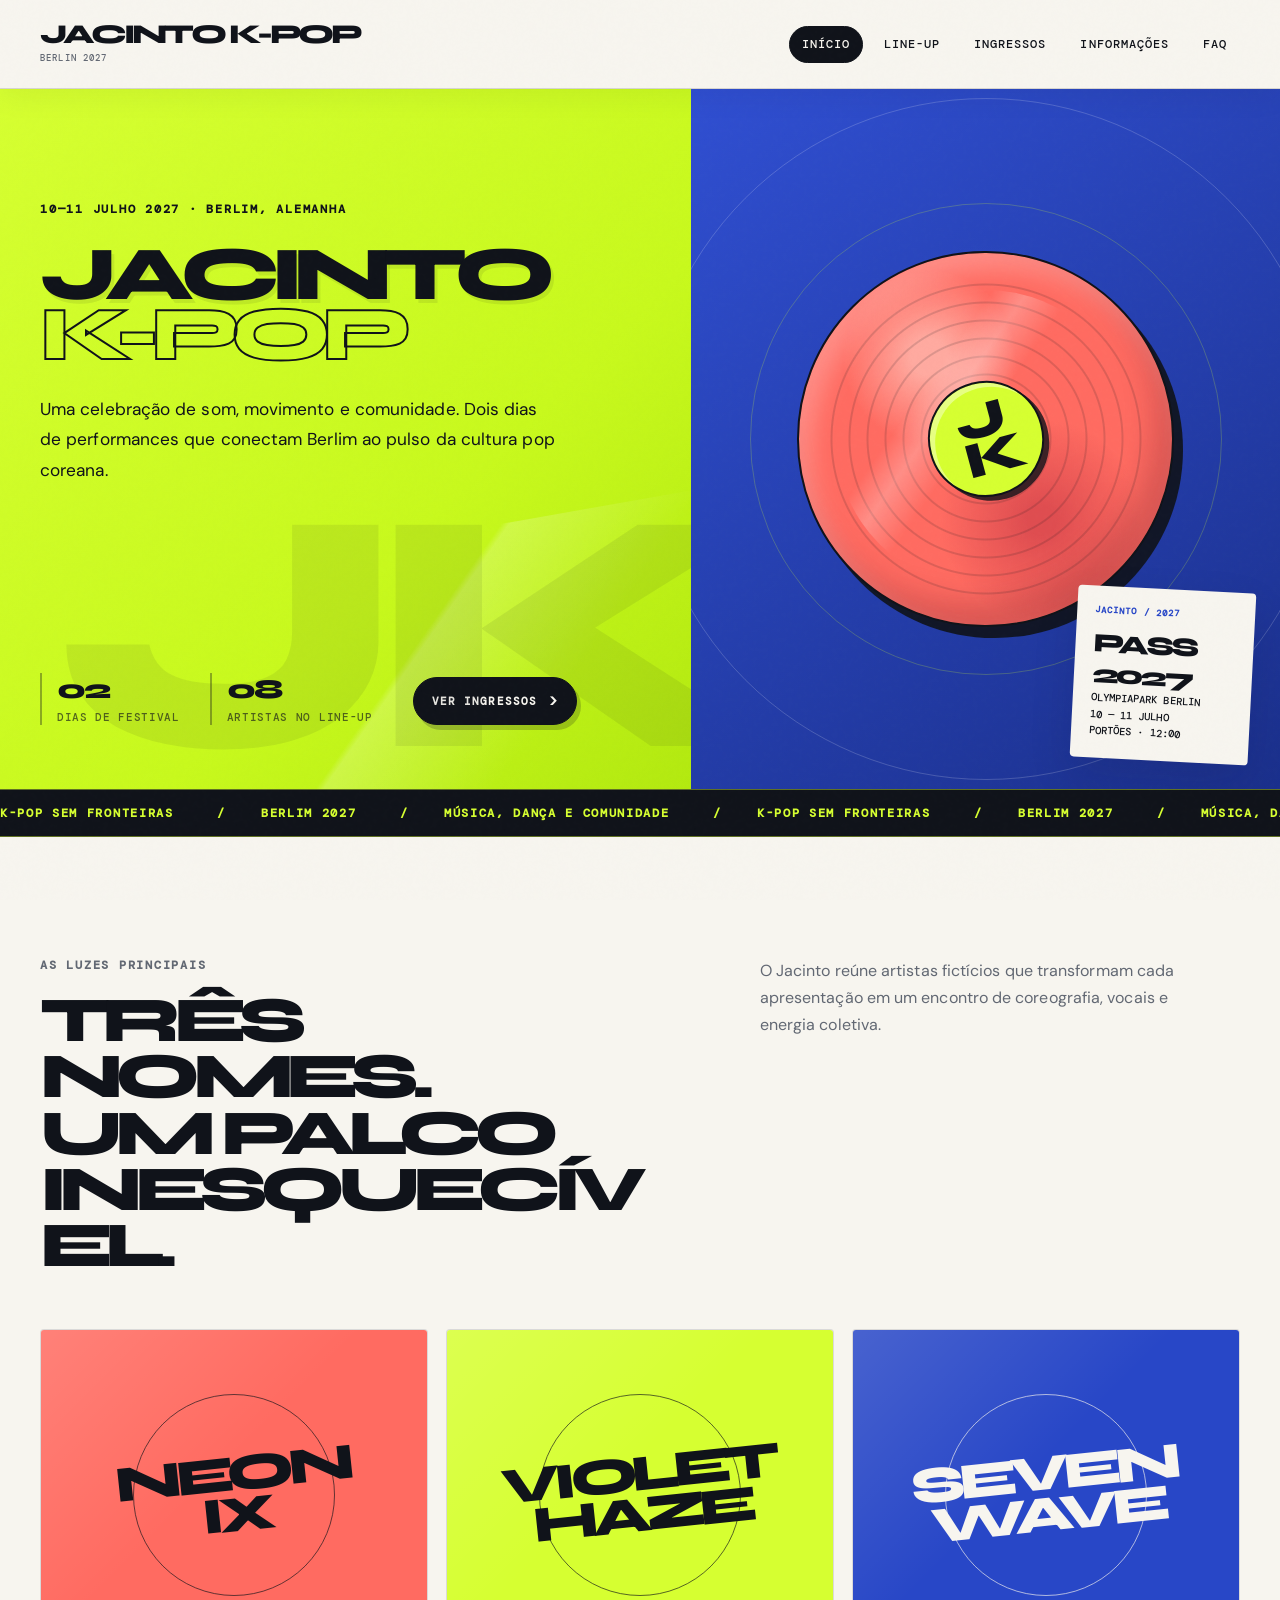
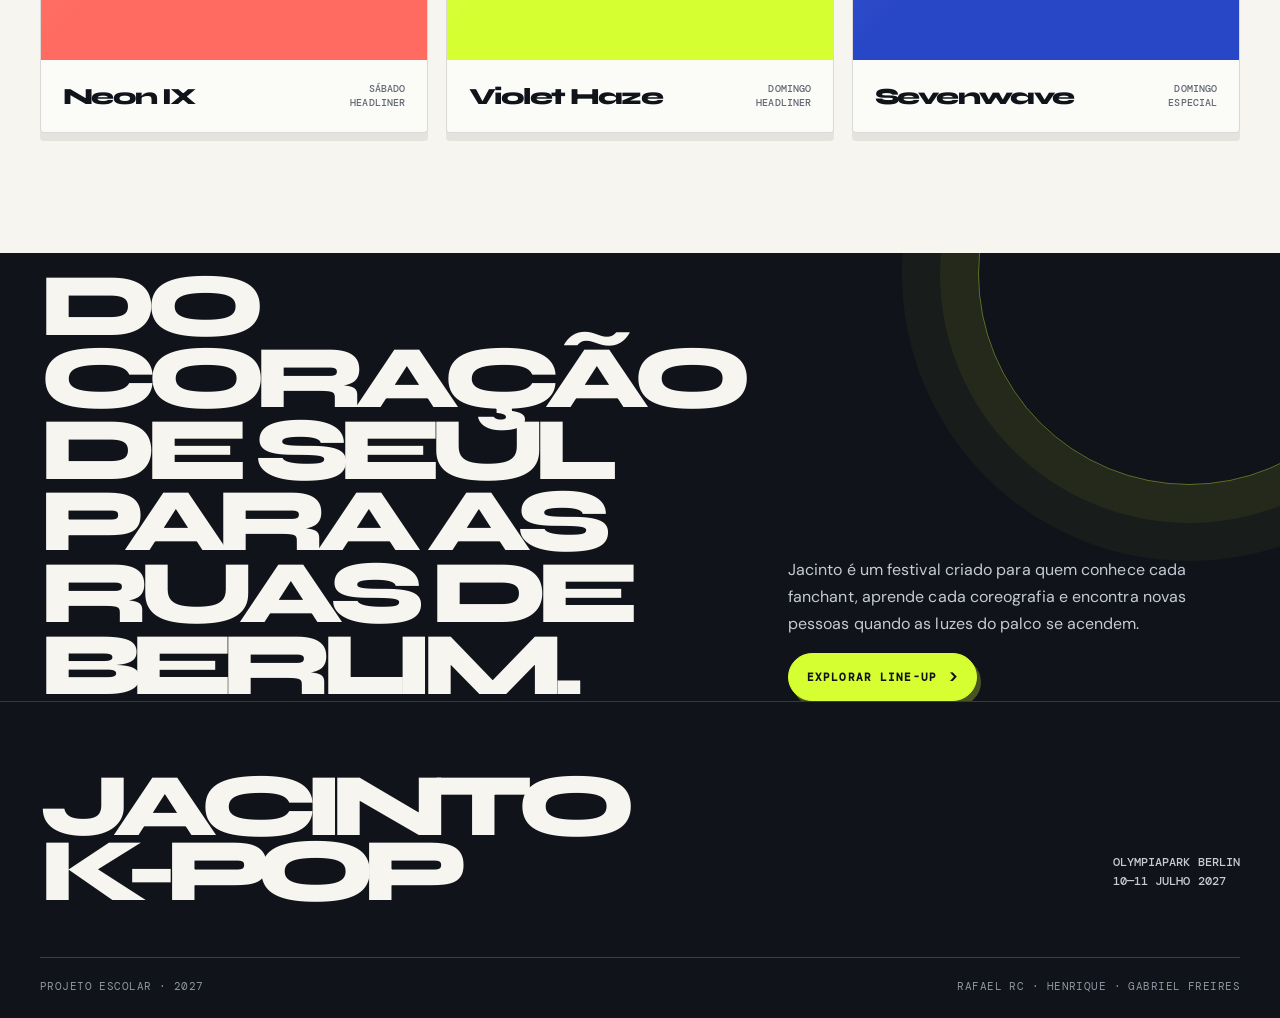
<file: index.html>
<!doctype html>
<html lang="pt-BR">

<head>
    <meta charset="utf-8">
    <meta name="viewport" content="width=device-width,initial-scale=1">
    <meta name="description" content="Jacinto K-Pop, festival fictício de K-pop em Berlim.">
    <title>Início | Jacinto K-Pop</title>
    <link rel="stylesheet" href="style.css">
</head>

<body>
    <header class="site-header">
        <div class="container header-inner"><a class="brand" href="index.html">Jacinto K-Pop<small>Berlin
                    2027</small></a>
            <nav class="nav" aria-label="Menu principal"><a class="active" href="index.html">Início</a><a
                    href="lineup.html">Line-up</a><a href="ingressos.html">Ingressos</a><a
                    href="informacoes.html">Informações</a><a href="faq.html">FAQ</a></nav>
        </div>
    </header>
    <main>
        <section class="hero">
            <div class="hero-copy">
                <div>
                    <p class="eyebrow">10—11 Julho 2027 · Berlim, Alemanha</p>
                    <h1 class="hero-title">Jacinto<br><span class="outline">K-Pop</span></h1>
                    <p class="hero-description">Uma celebração de som, movimento e comunidade. Dois dias de performances
                        que conectam Berlim ao pulso da cultura pop coreana.</p>
                </div>
                <div class="hero-meta">
                    <div><strong>02</strong><span class="micro">Dias de festival</span></div>
                    <div><strong>08</strong><span class="micro">Artistas no line-up</span></div><a class="button"
                        href="ingressos.html">Ver ingressos</a>
                </div>
            </div>
            <div class="hero-visual">
                <div class="hero-orbit"><span>J<br>K</span></div>
                <div class="hero-ticket"><b>Pass 2027</b>Olympiapark Berlin<br>10 — 11 Julho<br>Portões · 12:00</div>
            </div>
        </section>
        <div class="ticker">
            <div class="ticker-track"><span>K-pop sem fronteiras</span><span>Berlim 2027</span><span>Música, dança e
                    comunidade</span><span>K-pop sem fronteiras</span><span>Berlim 2027</span><span>Música, dança e
                    comunidade</span></div>
        </div>
        <section class="section container reveal">
            <div class="section-head">
                <div>
                    <p class="eyebrow">As luzes principais</p>
                    <h2 class="section-title">Três nomes.<br>Um palco inesquecível.</h2>
                </div>
                <p class="section-copy">O Jacinto reúne artistas fictícios que transformam cada apresentação em um
                    encontro de coreografia, vocais e energia coletiva.</p>
            </div>
            <div class="artist-grid">
                <article class="artist-card">
                    <div class="artist-poster pink"><strong>NEON<br>IX</strong></div>
                    <div class="artist-info">
                        <h3>Neon IX</h3><span>Sábado<br>Headliner</span>
                    </div>
                </article>
                <article class="artist-card">
                    <div class="artist-poster lime"><strong>VIOLET<br>HAZE</strong></div>
                    <div class="artist-info">
                        <h3>Violet Haze</h3><span>Domingo<br>Headliner</span>
                    </div>
                </article>
                <article class="artist-card">
                    <div class="artist-poster blue"><strong>SEVEN<br>WAVE</strong></div>
                    <div class="artist-info">
                        <h3>Sevenwave</h3><span>Domingo<br>Especial</span>
                    </div>
                </article>
            </div>
        </section>
        <section class="dark-section">
            <div class="container statement reveal">
                <h2>Do coração de Seul para as ruas de Berlim.</h2>
                <div>
                    <p>Jacinto é um festival criado para quem conhece cada fanchant, aprende cada coreografia e encontra
                        novas pessoas quando as luzes do palco se acendem.</p><a class="button"
                        href="lineup.html">Explorar line-up</a>
                </div>
            </div>
        </section>
    </main>
    <footer class="site-footer">
        <div class="container">
            <div class="footer-top">
                <div class="footer-name">Jacinto<br>K-Pop</div>
                <p>Olympiapark Berlin<br>10—11 Julho 2027</p>
            </div>
            <div class="footer-bottom"><span>Projeto escolar · 2027</span><span>Rafael Rc · Henrique · Gabriel
                    Freires</span></div>
        </div>
    </footer>
    <script src="script.js"></script>
</body>

</html>
</file>
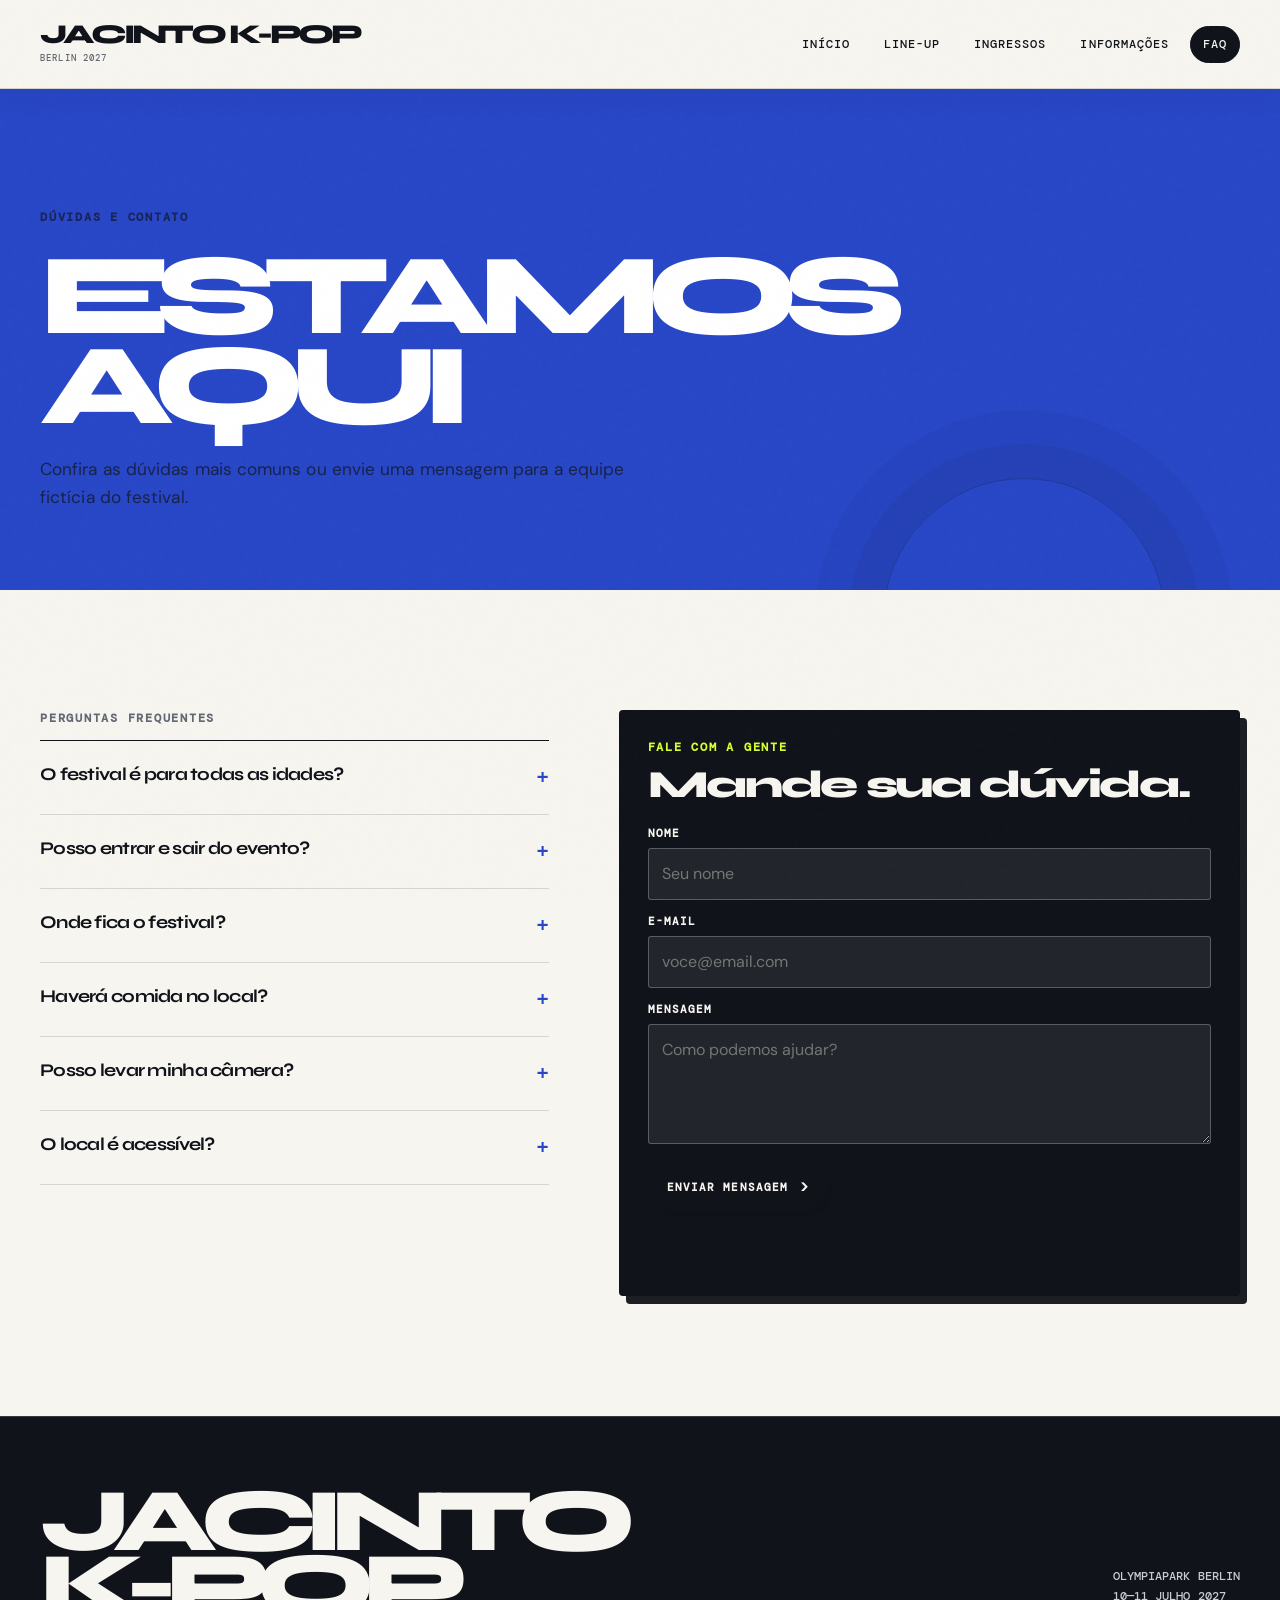
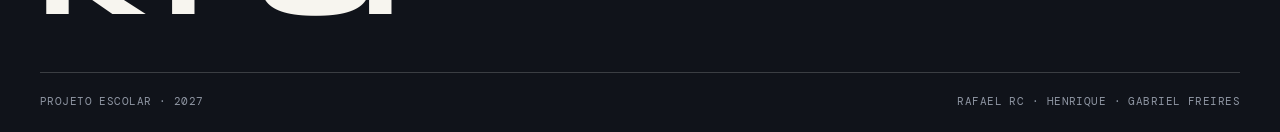
<file: faq.html>
<!doctype html>
<html lang="pt-BR">

<head>
    <meta charset="utf-8">
    <meta name="viewport" content="width=device-width,initial-scale=1">
    <meta name="description" content="Jacinto K-Pop, festival fictício de K-pop em Berlim.">
    <title>FAQ | Jacinto K-Pop</title>
    <link rel="stylesheet" href="style.css">
</head>

<body>
    <header class="site-header">
        <div class="container header-inner"><a class="brand" href="index.html">Jacinto K-Pop<small>Berlin
                    2027</small></a>
            <nav class="nav" aria-label="Menu principal"><a href="index.html">Início</a><a
                    href="lineup.html">Line-up</a><a href="ingressos.html">Ingressos</a><a
                    href="informacoes.html">Informações</a><a class="active" href="faq.html">FAQ</a></nav>
        </div>
    </header>
    <main>
        <section class="page-hero blue-bg">
            <div class="container">
                <p class="eyebrow">Dúvidas e contato</p>
                <h1 class="page-title">Estamos<br>aqui</h1>
                <p class="page-lead">Confira as dúvidas mais comuns ou envie uma mensagem para a equipe fictícia do
                    festival.</p>
            </div>
        </section>
        <section class="section container">
            <div class="faq-layout">
                <div class="reveal">
                    <p class="eyebrow">Perguntas frequentes</p>
                    <div class="faq-list">
                        <details>
                            <summary>O festival é para todas as idades?</summary>
                            <p>Sim. Pessoas menores de 16 anos devem entrar acompanhadas por uma pessoa adulta
                                responsável.</p>
                        </details>
                        <details>
                            <summary>Posso entrar e sair do evento?</summary>
                            <p>Não. Depois da validação da pulseira, não será permitida a reentrada no mesmo dia.</p>
                        </details>
                        <details>
                            <summary>Onde fica o festival?</summary>
                            <p>O Jacinto acontece no Olympiapark Berlin, no endereço Olympischer Platz 3, 14053 Berlin.
                            </p>
                        </details>
                        <details>
                            <summary>Haverá comida no local?</summary>
                            <p>Sim. O espaço terá opções vegetarianas, veganas, coreanas e internacionais, além de
                                pontos de água.</p>
                        </details>
                        <details>
                            <summary>Posso levar minha câmera?</summary>
                            <p>Celulares e câmeras compactas são permitidos. Equipamentos profissionais exigem
                                credenciamento.</p>
                        </details>
                        <details>
                            <summary>O local é acessível?</summary>
                            <p>Sim. O local possui acessos sem degraus; um evento real contaria com áreas de atendimento
                                acessível.</p>
                        </details>
                    </div>
                </div>
                <aside class="contact-box reveal">
                    <p class="eyebrow">Fale com a gente</p>
                    <h2>Mande sua dúvida.</h2>
                    <form data-contact-form>
                        <div class="field"><label for="nome">Nome</label><input id="nome" name="nome" required
                                placeholder="Seu nome"></div>
                        <div class="field"><label for="email">E-mail</label><input id="email" name="email" type="email"
                                required placeholder="voce@email.com"></div>
                        <div class="field"><label for="mensagem">Mensagem</label><textarea id="mensagem" name="mensagem"
                                required placeholder="Como podemos ajudar?"></textarea></div><button class="button"
                            type="submit">Enviar mensagem</button>
                        <p class="form-status" aria-live="polite"></p>
                    </form>
                </aside>
            </div>
        </section>
    </main>
    <footer class="site-footer">
        <div class="container">
            <div class="footer-top">
                <div class="footer-name">Jacinto<br>K-Pop</div>
                <p>Olympiapark Berlin<br>10—11 Julho 2027</p>
            </div>
            <div class="footer-bottom"><span>Projeto escolar · 2027</span><span>Rafael Rc · Henrique · Gabriel
                    Freires</span></div>
        </div>
    </footer>
    <script src="script.js"></script>
</body>

</html>
</file>
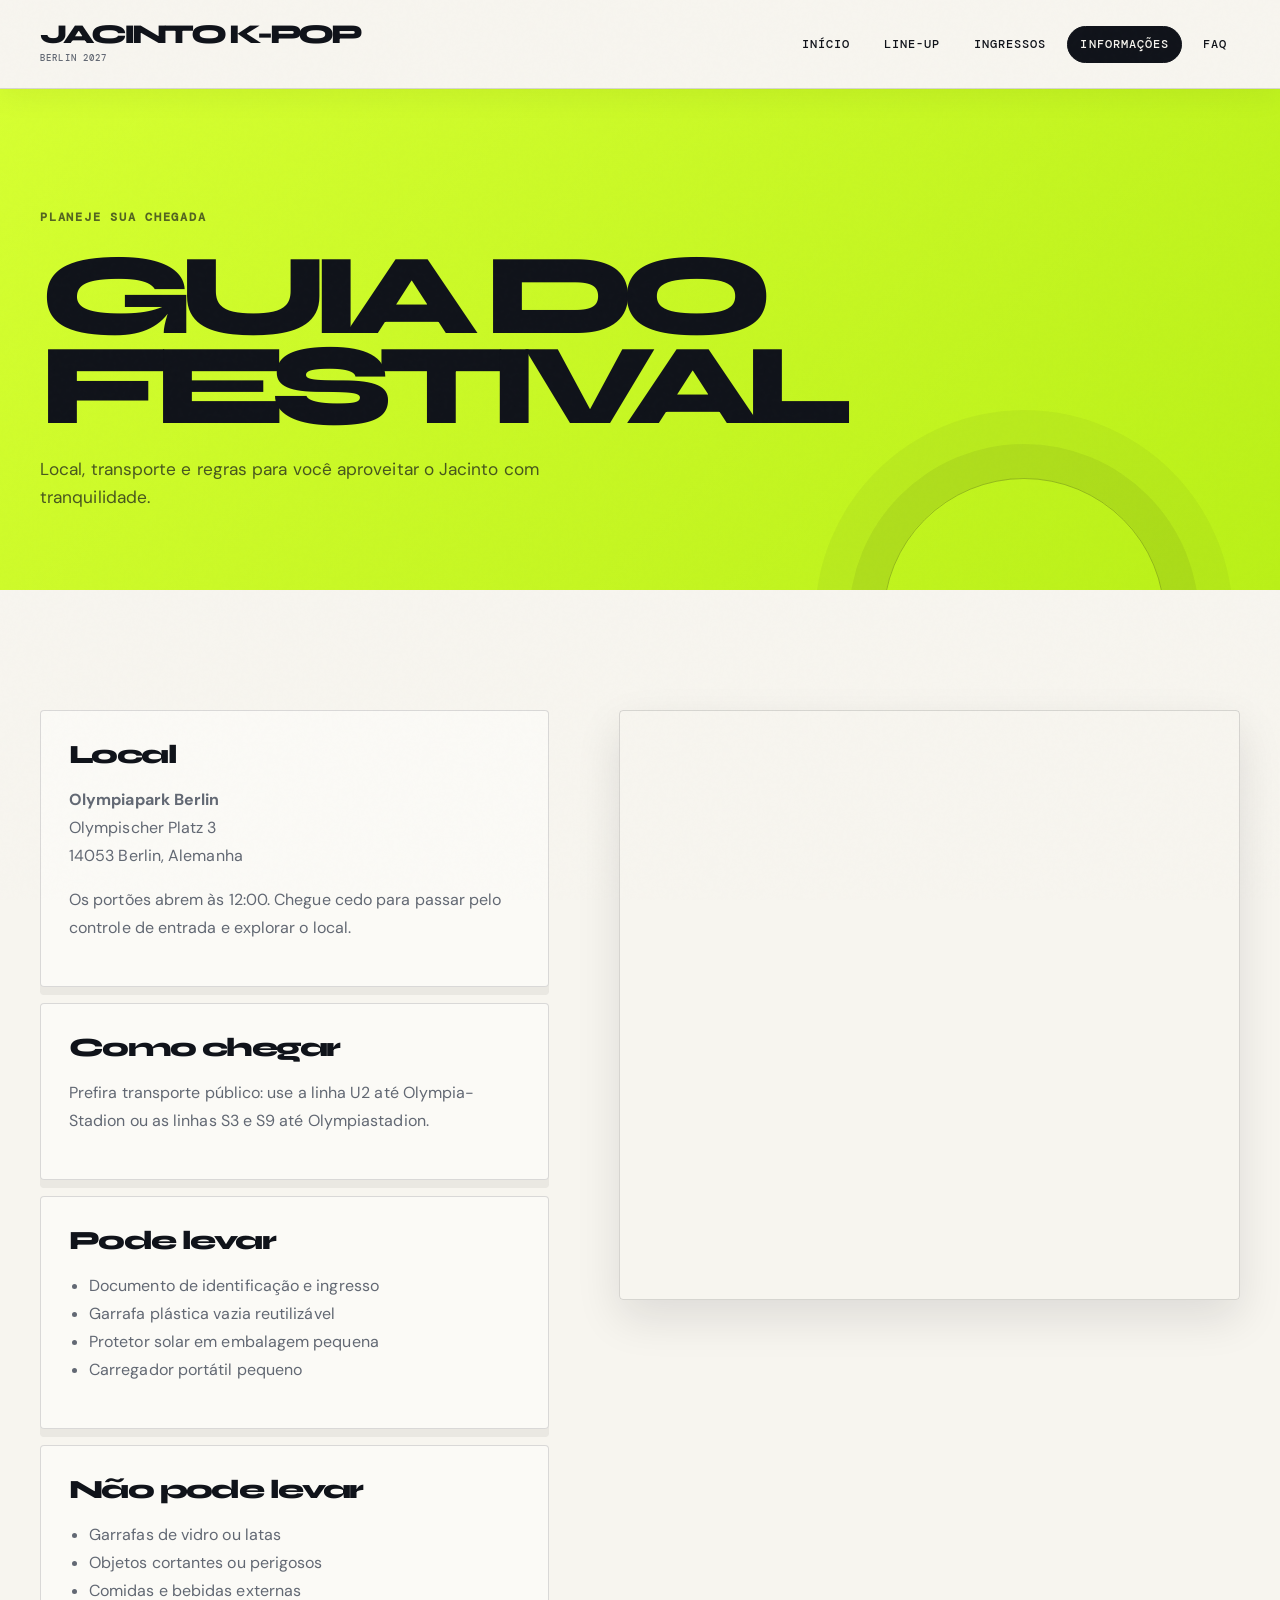
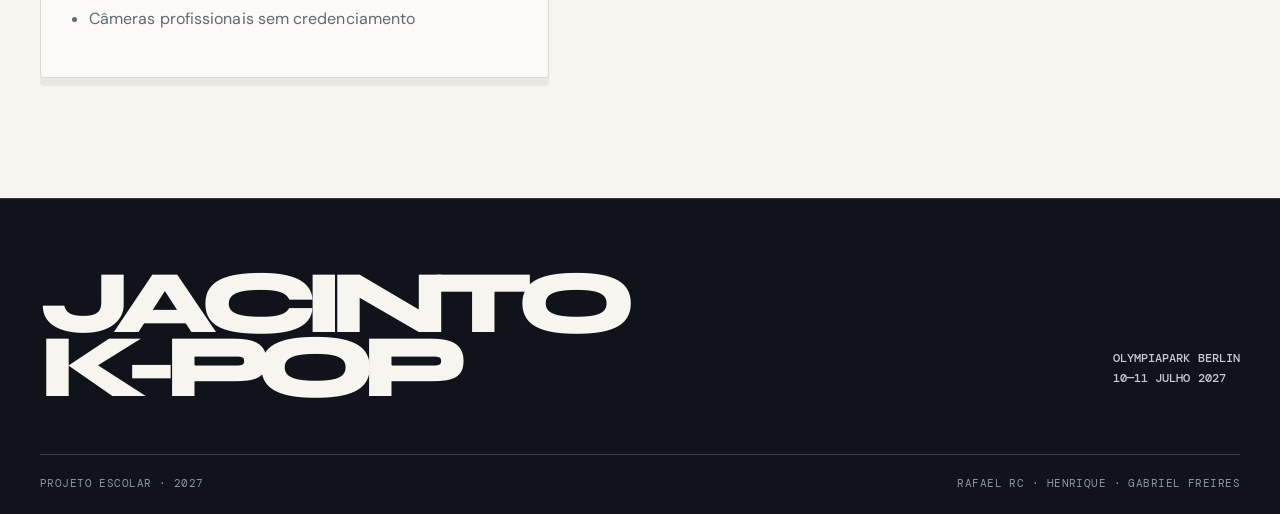
<file: informacoes.html>
<!doctype html>
<html lang="pt-BR">

<head>
    <meta charset="utf-8">
    <meta name="viewport" content="width=device-width,initial-scale=1">
    <meta name="description" content="Jacinto K-Pop, festival fictício de K-pop em Berlim.">
    <title>Informações | Jacinto K-Pop</title>
    <link rel="stylesheet" href="style.css">
</head>

<body>
    <header class="site-header">
        <div class="container header-inner"><a class="brand" href="index.html">Jacinto K-Pop<small>Berlin
                    2027</small></a>
            <nav class="nav" aria-label="Menu principal"><a href="index.html">Início</a><a
                    href="lineup.html">Line-up</a><a href="ingressos.html">Ingressos</a><a class="active"
                    href="informacoes.html">Informações</a><a href="faq.html">FAQ</a></nav>
        </div>
    </header>
    <main>
        <section class="page-hero">
            <div class="container">
                <p class="eyebrow">Planeje sua chegada</p>
                <h1 class="page-title">Guia do<br>festival</h1>
                <p class="page-lead">Local, transporte e regras para você aproveitar o Jacinto com tranquilidade.</p>
            </div>
        </section>
        <section class="section container">
            <div class="info-layout">
                <div class="reveal">
                    <article class="info-block">
                        <h2>Local</h2>
                        <p><strong>Olympiapark Berlin</strong><br>Olympischer Platz 3<br>14053 Berlin, Alemanha</p>
                        <p>Os portões abrem às 12:00. Chegue cedo para passar pelo controle de entrada e explorar o
                            local.</p>
                    </article>
                    <article class="info-block">
                        <h2>Como chegar</h2>
                        <p>Prefira transporte público: use a linha U2 até Olympia-Stadion ou as linhas S3 e S9 até
                            Olympiastadion.</p>
                    </article>
                    <article class="info-block">
                        <h2>Pode levar</h2>
                        <ul>
                            <li>Documento de identificação e ingresso</li>
                            <li>Garrafa plástica vazia reutilizável</li>
                            <li>Protetor solar em embalagem pequena</li>
                            <li>Carregador portátil pequeno</li>
                        </ul>
                    </article>
                    <article class="info-block">
                        <h2>Não pode levar</h2>
                        <ul>
                            <li>Garrafas de vidro ou latas</li>
                            <li>Objetos cortantes ou perigosos</li>
                            <li>Comidas e bebidas externas</li>
                            <li>Câmeras profissionais sem credenciamento</li>
                        </ul>
                    </article>
                </div><iframe class="map reveal" title="Mapa do Olympiapark Berlin" loading="lazy"
                    src="https://www.openstreetmap.org/export/embed.html?bbox=13.235%2C52.512%2C13.255%2C52.522&layer=mapnik&marker=52.517%2C13.245"></iframe>
            </div>
        </section>
    </main>
    <footer class="site-footer">
        <div class="container">
            <div class="footer-top">
                <div class="footer-name">Jacinto<br>K-Pop</div>
                <p>Olympiapark Berlin<br>10—11 Julho 2027</p>
            </div>
            <div class="footer-bottom"><span>Projeto escolar · 2027</span><span>Rafael Rc · Henrique · Gabriel
                    Freires</span></div>
        </div>
    </footer>
    <script src="script.js"></script>
</body>

</html>
</file>
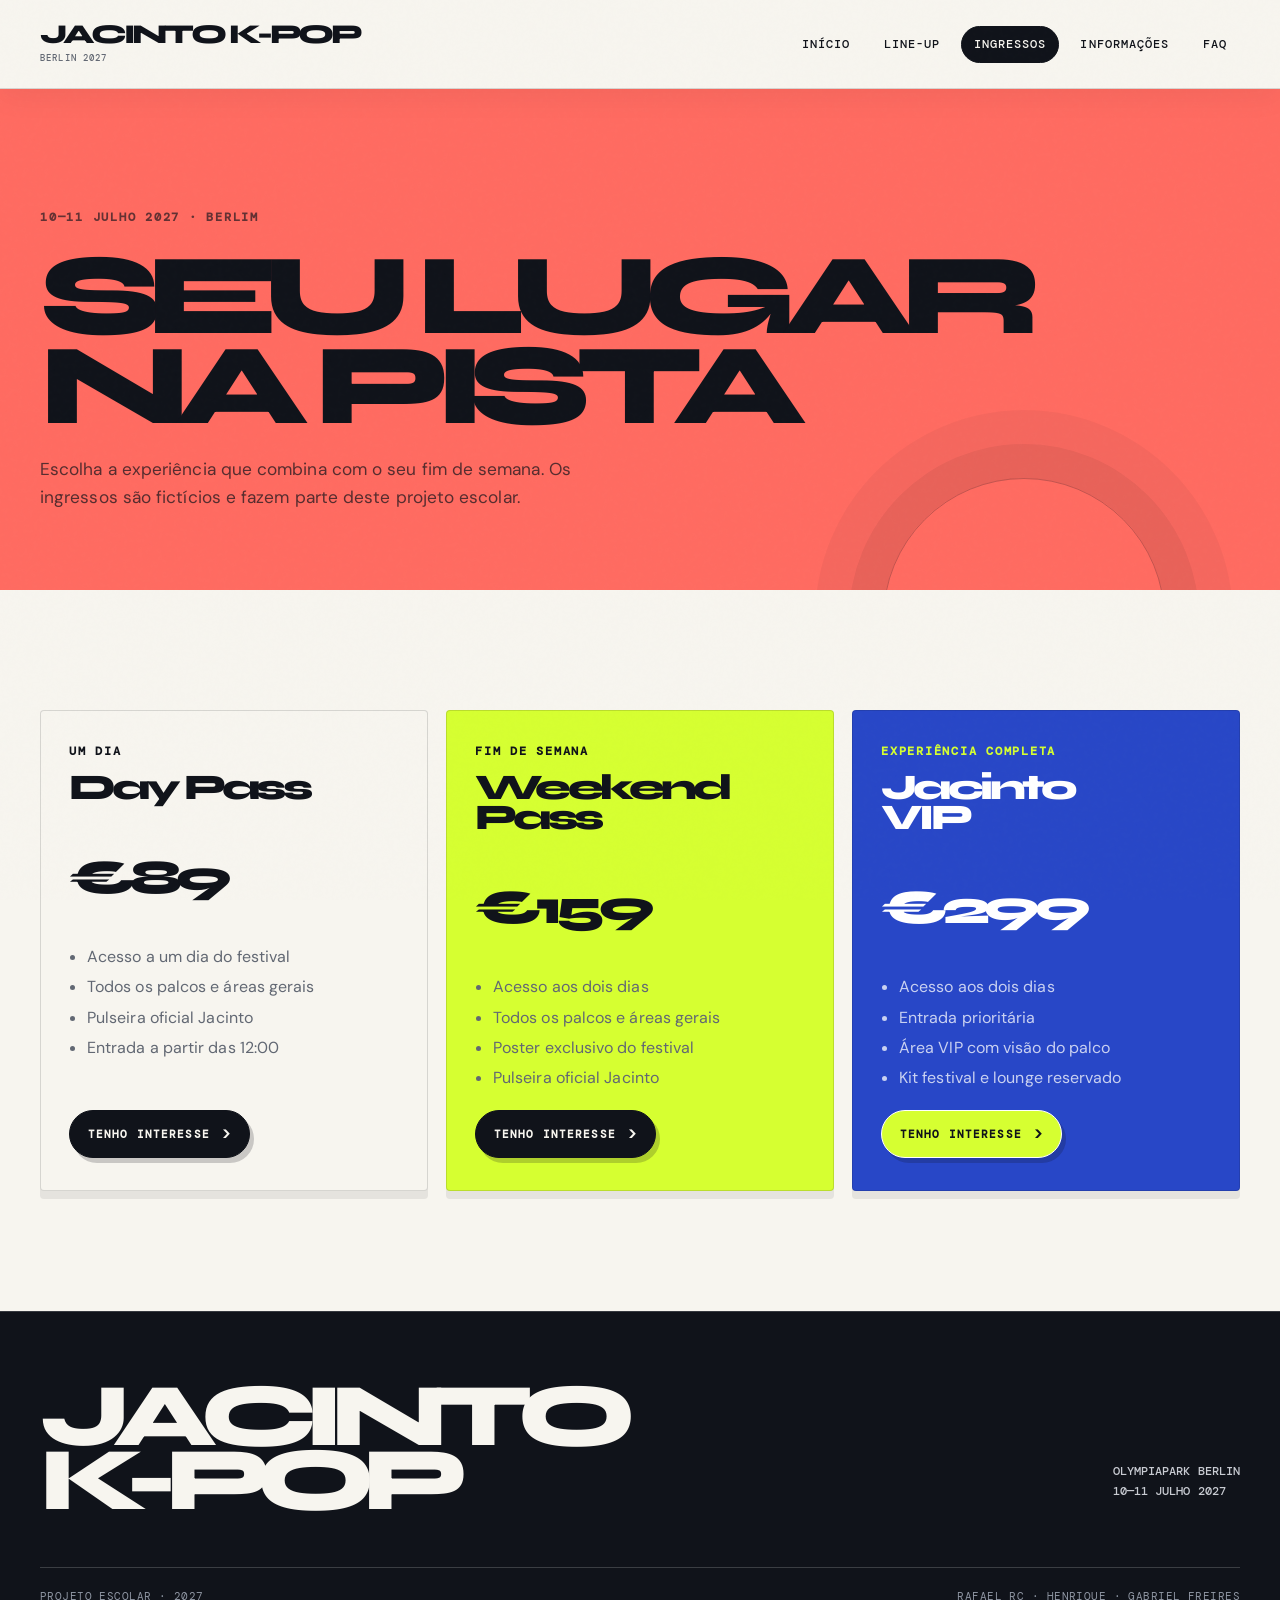
<file: ingressos.html>
<!doctype html>
<html lang="pt-BR">

<head>
    <meta charset="utf-8">
    <meta name="viewport" content="width=device-width,initial-scale=1">
    <meta name="description" content="Jacinto K-Pop, festival fictício de K-pop em Berlim.">
    <title>Ingressos | Jacinto K-Pop</title>
    <link rel="stylesheet" href="style.css">
</head>

<body>
    <header class="site-header">
        <div class="container header-inner"><a class="brand" href="index.html">Jacinto K-Pop<small>Berlin
                    2027</small></a>
            <nav class="nav" aria-label="Menu principal"><a href="index.html">Início</a><a
                    href="lineup.html">Line-up</a><a class="active" href="ingressos.html">Ingressos</a><a
                    href="informacoes.html">Informações</a><a href="faq.html">FAQ</a></nav>
        </div>
    </header>
    <main>
        <section class="page-hero coral-bg">
            <div class="container">
                <p class="eyebrow">10—11 Julho 2027 · Berlim</p>
                <h1 class="page-title">Seu lugar<br>na pista</h1>
                <p class="page-lead">Escolha a experiência que combina com o seu fim de semana. Os ingressos são
                    fictícios e fazem parte deste projeto escolar.</p>
            </div>
        </section>
        <section class="section container reveal">
            <div class="tickets">
                <article class="ticket">
                    <p class="eyebrow">Um dia</p>
                    <h2>Day Pass</h2>
                    <p class="price">€89</p>
                    <ul>
                        <li>Acesso a um dia do festival</li>
                        <li>Todos os palcos e áreas gerais</li>
                        <li>Pulseira oficial Jacinto</li>
                        <li>Entrada a partir das 12:00</li>
                    </ul><a class="button" href="faq.html">Tenho interesse</a>
                </article>
                <article class="ticket highlight">
                    <p class="eyebrow">Fim de semana</p>
                    <h2>Weekend<br>Pass</h2>
                    <p class="price">€159</p>
                    <ul>
                        <li>Acesso aos dois dias</li>
                        <li>Todos os palcos e áreas gerais</li>
                        <li>Poster exclusivo do festival</li>
                        <li>Pulseira oficial Jacinto</li>
                    </ul><a class="button" href="faq.html">Tenho interesse</a>
                </article>
                <article class="ticket dark-ticket">
                    <p class="eyebrow">Experiência completa</p>
                    <h2>Jacinto<br>VIP</h2>
                    <p class="price">€299</p>
                    <ul>
                        <li>Acesso aos dois dias</li>
                        <li>Entrada prioritária</li>
                        <li>Área VIP com visão do palco</li>
                        <li>Kit festival e lounge reservado</li>
                    </ul><a class="button" href="faq.html">Tenho interesse</a>
                </article>
            </div>
        </section>
    </main>
    <footer class="site-footer">
        <div class="container">
            <div class="footer-top">
                <div class="footer-name">Jacinto<br>K-Pop</div>
                <p>Olympiapark Berlin<br>10—11 Julho 2027</p>
            </div>
            <div class="footer-bottom"><span>Projeto escolar · 2027</span><span>Rafael Rc · Henrique · Gabriel
                    Freires</span></div>
        </div>
    </footer>
    <script src="script.js"></script>
</body>

</html>
</file>
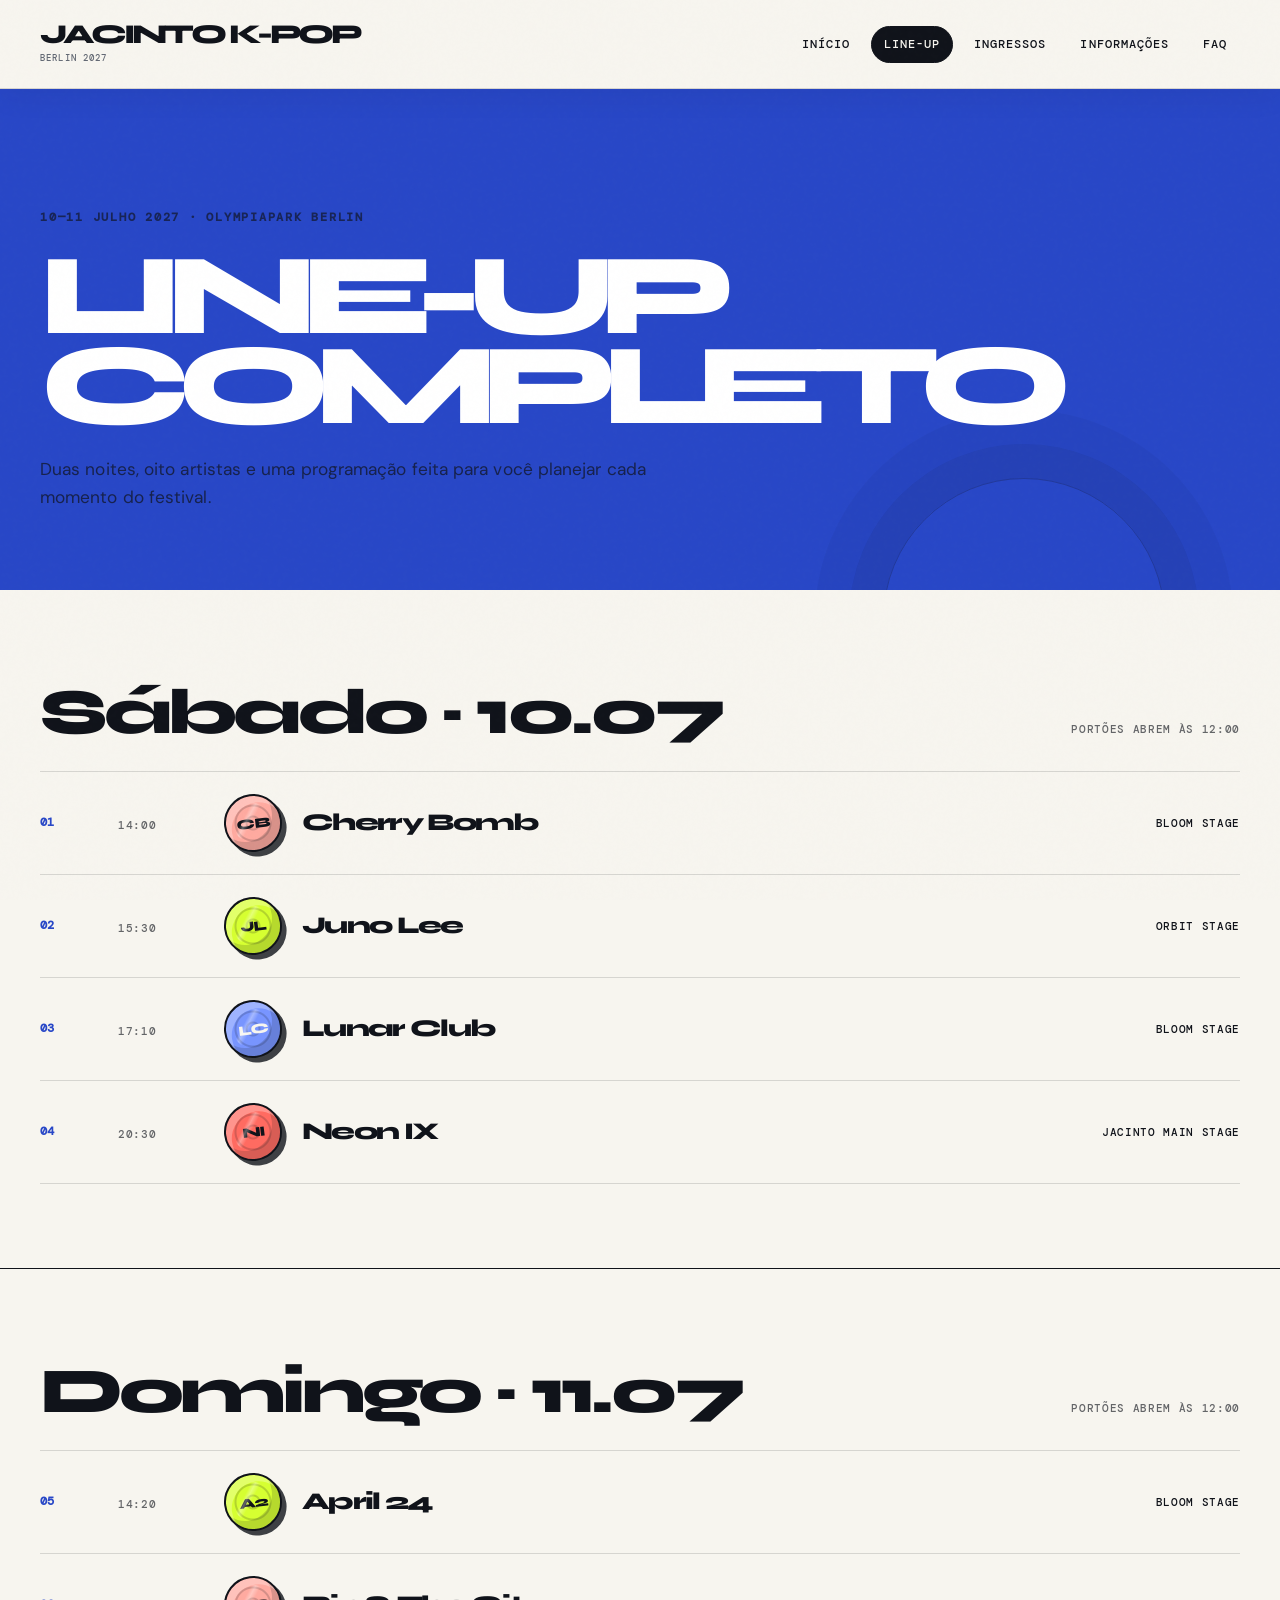
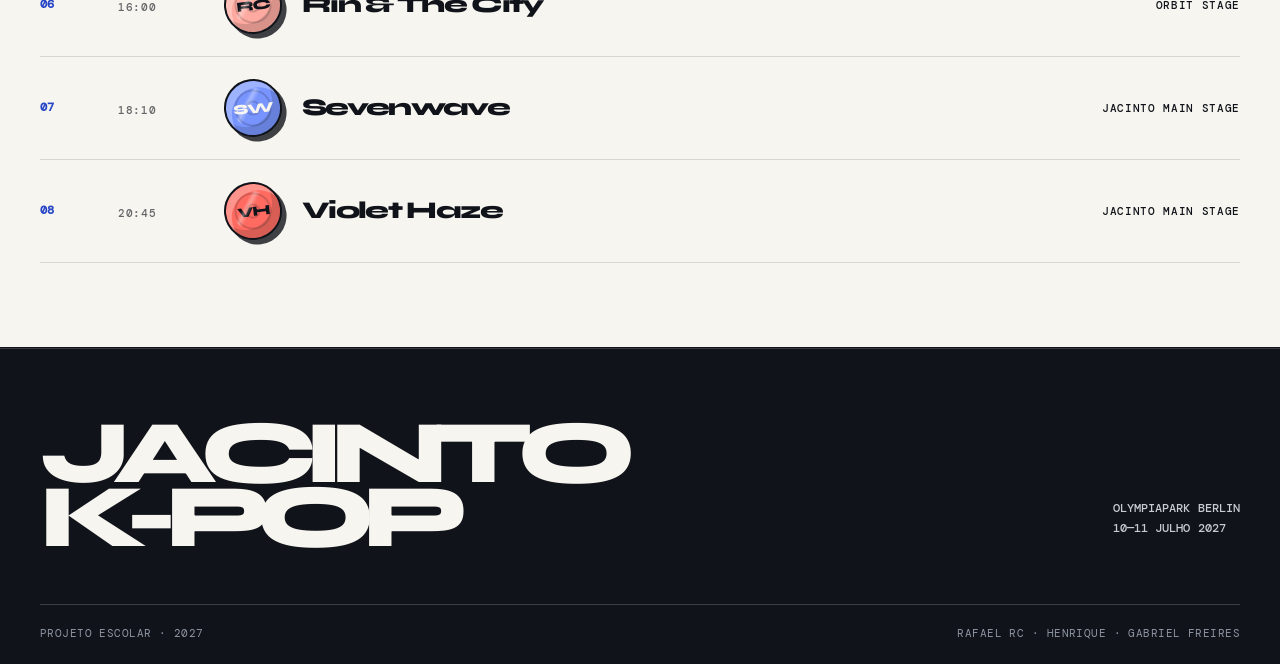
<file: lineup.html>
<!doctype html>
<html lang="pt-BR">

<head>
    <meta charset="utf-8">
    <meta name="viewport" content="width=device-width,initial-scale=1">
    <meta name="description" content="Jacinto K-Pop, festival fictício de K-pop em Berlim.">
    <title>Line-up | Jacinto K-Pop</title>
    <link rel="stylesheet" href="style.css">
</head>

<body>
    <header class="site-header">
        <div class="container header-inner"><a class="brand" href="index.html">Jacinto K-Pop<small>Berlin
                    2027</small></a>
            <nav class="nav" aria-label="Menu principal"><a href="index.html">Início</a><a class="active"
                    href="lineup.html">Line-up</a><a href="ingressos.html">Ingressos</a><a
                    href="informacoes.html">Informações</a><a href="faq.html">FAQ</a></nav>
        </div>
    </header>
    <main>
        <section class="page-hero blue-bg">
            <div class="container">
                <p class="eyebrow">10—11 Julho 2027 · Olympiapark Berlin</p>
                <h1 class="page-title">Line-up<br>completo</h1>
                <p class="page-lead">Duas noites, oito artistas e uma programação feita para você planejar cada momento
                    do festival.</p>
            </div>
        </section>
        <section class="lineup-day reveal">
            <div class="container">
                <div class="day-heading">
                    <h2>Sábado · 10.07</h2><span class="micro">Portões abrem às 12:00</span>
                </div>
                <div class="schedule">
                    <article class="schedule-row"><span class="number">01</span><time class="micro">14:00</time>
                        <span class="artist-disc pink" aria-hidden="true">CB</span><h3>Cherry Bomb</h3><span class="stage">Bloom Stage</span>
                    </article>
                    <article class="schedule-row"><span class="number">02</span><time class="micro">15:30</time>
                        <span class="artist-disc lime" aria-hidden="true">JL</span><h3>Juno Lee</h3><span class="stage">Orbit Stage</span>
                    </article>
                    <article class="schedule-row"><span class="number">03</span><time class="micro">17:10</time>
                        <span class="artist-disc blue" aria-hidden="true">LC</span><h3>Lunar Club</h3><span class="stage">Bloom Stage</span>
                    </article>
                    <article class="schedule-row"><span class="number">04</span><time class="micro">20:30</time>
                        <span class="artist-disc coral" aria-hidden="true">NI</span><h3>Neon IX</h3><span class="stage">Jacinto Main Stage</span>
                    </article>
                </div>
            </div>
        </section>
        <section class="lineup-day reveal">
            <div class="container">
                <div class="day-heading">
                    <h2>Domingo · 11.07</h2><span class="micro">Portões abrem às 12:00</span>
                </div>
                <div class="schedule">
                    <article class="schedule-row"><span class="number">05</span><time class="micro">14:20</time>
                        <span class="artist-disc lime" aria-hidden="true">A2</span><h3>April 24</h3><span class="stage">Bloom Stage</span>
                    </article>
                    <article class="schedule-row"><span class="number">06</span><time class="micro">16:00</time>
                        <span class="artist-disc pink" aria-hidden="true">RC</span><h3>Rin & The City</h3><span class="stage">Orbit Stage</span>
                    </article>
                    <article class="schedule-row"><span class="number">07</span><time class="micro">18:10</time>
                        <span class="artist-disc blue" aria-hidden="true">SW</span><h3>Sevenwave</h3><span class="stage">Jacinto Main Stage</span>
                    </article>
                    <article class="schedule-row"><span class="number">08</span><time class="micro">20:45</time>
                        <span class="artist-disc coral" aria-hidden="true">VH</span><h3>Violet Haze</h3><span class="stage">Jacinto Main Stage</span>
                    </article>
                </div>
            </div>
        </section>
    </main>
    <footer class="site-footer">
        <div class="container">
            <div class="footer-top">
                <div class="footer-name">Jacinto<br>K-Pop</div>
                <p>Olympiapark Berlin<br>10—11 Julho 2027</p>
            </div>
            <div class="footer-bottom"><span>Projeto escolar · 2027</span><span>Rafael Rc · Henrique · Gabriel
                    Freires</span></div>
        </div>
    </footer>
    <script src="script.js"></script>
</body>

</html>
</file>
<file: style.css>
@import url('https://fonts.googleapis.com/css2?family=DM+Mono:wght@400;500&family=DM+Sans:wght@400;500;600;700&family=Syne:wght@600;700;800&display=swap');

:root {
    --ink: #11110f;
    --paper: #f8f4ec;
    --soft: #ebe6dc;
    --lime: #d8ff2e;
    --blue: #3155d9;
    --coral: #ff665f;
    --muted: #716e67;
    --line: rgba(17, 17, 15, .16);
    --max: 1200px
}

* {
    box-sizing: border-box
}

html {
    scroll-behavior: smooth
}

body {
    margin: 0;
    background: var(--paper);
    color: var(--ink);
    font-family: 'DM Sans', Arial, sans-serif;
    overflow-x: hidden
}

body::before {
    content: '';
    position: fixed;
    inset: 0;
    pointer-events: none;
    opacity: .16;
    z-index: 50;
    background-image: url("data:image/svg+xml,%3Csvg viewBox='0 0 200 200' xmlns='http://www.w3.org/2000/svg'%3E%3Cfilter id='n'%3E%3CfeTurbulence type='fractalNoise' baseFrequency='.9' numOctaves='3' stitchTiles='stitch'/%3E%3C/filter%3E%3Crect width='100%25' height='100%25' filter='url(%23n)' opacity='.16'/%3E%3C/svg%3E")
}

a {
    color: inherit;
    text-decoration: none
}

img {
    width: 100%;
    display: block;
    object-fit: cover
}

.container {
    width: min(var(--max), calc(100% - 40px));
    margin: 0 auto
}

.site-header {
    position: sticky;
    top: 0;
    z-index: 20;
    background: rgba(248, 244, 236, .93);
    backdrop-filter: blur(12px);
    border-bottom: 1px solid var(--ink)
}

.header-inner {
    height: 78px;
    display: flex;
    align-items: center;
    justify-content: space-between;
    gap: 24px
}

.brand {
    font-family: Syne, sans-serif;
    font-weight: 800;
    font-size: 1.55rem;
    line-height: .8;
    letter-spacing: -.09em;
    text-transform: uppercase
}

.brand small {
    display: block;
    margin-top: 7px;
    font: 500 .52rem 'DM Mono', monospace;
    letter-spacing: .13em
}

.nav {
    display: flex;
    flex-wrap: wrap;
    gap: 20px;
    justify-content: end
}

.nav a {
    font: 500 .72rem 'DM Mono', monospace;
    text-transform: uppercase;
    letter-spacing: .07em;
    border-bottom: 2px solid transparent;
    padding: 7px 0;
    transition: border-color .2s, color .2s
}

.nav a:hover,
.nav a.active {
    border-color: var(--ink)
}

.hero {
    display: grid;
    grid-template-columns: 1.08fr .92fr;
    min-height: 690px;
    border-bottom: 1px solid var(--ink)
}

.hero-copy {
    position: relative;
    overflow: hidden;
    background: var(--lime);
    padding: 84px max(20px, calc((100vw - var(--max))/2)) 58px;
    padding-right: 52px;
    display: flex;
    flex-direction: column;
    justify-content: space-between
}

.hero-copy::after {
    content: 'J K';
    position: absolute;
    right: -.09em;
    bottom: -.15em;
    font: 800 clamp(11rem, 27vw, 24rem) Syne;
    letter-spacing: -.2em;
    opacity: .09;
    pointer-events: none
}

.eyebrow {
    margin: 0 0 14px;
    font: 500 .73rem 'DM Mono', monospace;
    letter-spacing: .1em;
    text-transform: uppercase
}

.hero-title,
.page-title {
    position: relative;
    margin: 22px 0;
    font-family: Syne, sans-serif;
    font-weight: 800;
    text-transform: uppercase;
    letter-spacing: -.12em;
    line-height: .73
}

.hero-title {
    font-size: clamp(4.6rem, 10vw, 9.2rem)
}

.outline {
    color: transparent;
    -webkit-text-stroke: 2px var(--ink)
}

.hero-description {
    position: relative;
    max-width: 460px;
    font-size: 1.12rem;
    line-height: 1.6
}

.hero-meta {
    position: relative;
    display: flex;
    align-items: end;
    gap: 36px;
    flex-wrap: wrap
}

.hero-meta strong {
    font: 800 1.45rem Syne;
    letter-spacing: -.07em;
    display: block
}

.micro {
    font: 500 .7rem 'DM Mono', monospace;
    text-transform: uppercase;
    letter-spacing: .06em
}

.button {
    position: relative;
    display: inline-flex;
    align-items: center;
    justify-content: center;
    gap: 12px;
    padding: 14px 20px;
    border: 1.5px solid var(--ink);
    background: var(--ink);
    color: var(--paper);
    font: 500 .72rem 'DM Mono', monospace;
    text-transform: uppercase;
    letter-spacing: .08em;
    transition: transform .25s ease, background .25s ease, color .25s ease
}

.button::after {
    content: '↗';
    font-size: 1rem;
    transition: transform .25s
}

.button:hover {
    transform: translateY(-3px);
    background: transparent;
    color: var(--ink)
}

.button:hover::after {
    transform: translate(2px, -2px)
}

.hero-visual {
    position: relative;
    overflow: hidden;
    background: var(--blue);
    display: grid;
    place-items: center
}

.hero-visual::before,
.hero-visual::after {
    content: '';
    position: absolute;
    border: 1px solid rgba(255, 255, 255, .55);
    border-radius: 50%;
    animation: pulse 7s ease-in-out infinite
}

.hero-visual::before {
    width: min(39vw, 520px);
    height: min(39vw, 520px)
}

.hero-visual::after {
    width: min(27vw, 360px);
    height: min(27vw, 360px);
    animation-delay: -3.5s
}

.hero-orbit {
    position: relative;
    width: 68%;
    aspect-ratio: 1;
    border-radius: 50%;
    background: var(--coral);
    border: 2px solid var(--ink);
    display: grid;
    place-items: center;
    animation: float 6s ease-in-out infinite
}

.hero-orbit span {
    font: 800 clamp(4rem, 9vw, 8rem) Syne;
    letter-spacing: -.18em;
    line-height: .7;
    color: var(--ink);
    transform: rotate(-15deg)
}

.hero-ticket {
    position: absolute;
    bottom: 28px;
    right: 28px;
    width: 178px;
    padding: 15px;
    background: var(--paper);
    border: 1.5px solid var(--ink);
    transform: rotate(4deg);
    font: 500 .65rem 'DM Mono', monospace;
    line-height: 1.6;
    text-transform: uppercase
}

.hero-ticket b {
    display: block;
    font: 800 1.5rem Syne;
    letter-spacing: -.08em
}

.ticker {
    border-bottom: 1px solid var(--ink);
    background: var(--blue);
    color: white;
    overflow: hidden;
    white-space: nowrap
}

.ticker-track {
    display: inline-flex;
    gap: 35px;
    padding: 14px 0;
    font: 700 .86rem 'DM Mono', monospace;
    letter-spacing: .08em;
    text-transform: uppercase;
    animation: ticker 26s linear infinite
}

.ticker-track span::after {
    content: ' /';
    margin-left: 35px;
    color: var(--lime)
}

.section {
    padding: 105px 0
}

.section-head {
    display: grid;
    grid-template-columns: 1.15fr .85fr;
    gap: 45px;
    align-items: end;
    margin-bottom: 46px
}

.section-title {
    margin: 0;
    font: 800 clamp(2.6rem, 5vw, 5.3rem) Syne;
    letter-spacing: -.1em;
    line-height: .84;
    text-transform: uppercase
}

.section-copy {
    margin: 0;
    color: var(--muted);
    font-size: 1.05rem;
    line-height: 1.7
}

.artist-grid {
    display: grid;
    grid-template-columns: repeat(3, 1fr);
    border-top: 1px solid var(--ink);
    border-left: 1px solid var(--ink)
}

.artist-card {
    overflow: hidden;
    border-right: 1px solid var(--ink);
    border-bottom: 1px solid var(--ink);
    background: var(--paper);
    transition: transform .3s ease, box-shadow .3s ease
}

.artist-card:hover {
    position: relative;
    z-index: 2;
    transform: translateY(-7px);
    box-shadow: 8px 9px 0 var(--ink)
}

.artist-poster {
    height: 310px;
    display: grid;
    place-items: center;
    position: relative;
    overflow: hidden
}

.artist-poster::before {
    content: '';
    position: absolute;
    width: 200px;
    height: 200px;
    border: 1px solid currentColor;
    border-radius: 50%;
    opacity: .65;
    transition: transform .6s ease
}

.artist-card:hover .artist-poster::before {
    transform: scale(1.75)
}

.artist-poster strong {
    position: relative;
    font: 800 clamp(2.1rem, 4vw, 4rem) Syne;
    letter-spacing: -.12em;
    text-align: center;
    line-height: .8
}

.pink {
    background: var(--coral)
}

.lime {
    background: var(--lime)
}

.blue {
    background: var(--blue);
    color: var(--paper)
}

.artist-info {
    padding: 17px;
    display: flex;
    justify-content: space-between;
    gap: 12px
}

.artist-info h3 {
    margin: 0;
    font: 800 1.35rem Syne;
    letter-spacing: -.07em
}

.artist-info span {
    font: 500 .64rem 'DM Mono', monospace;
    text-transform: uppercase;
    text-align: right;
    line-height: 1.4
}

.dark-section {
    background: var(--ink);
    color: var(--paper)
}

.statement {
    display: grid;
    grid-template-columns: 1.2fr .8fr;
    gap: 70px;
    align-items: end
}

.statement h2 {
    margin: 0;
    font: 800 clamp(3.6rem, 7vw, 7.2rem) Syne;
    letter-spacing: -.12em;
    line-height: .75;
    text-transform: uppercase
}

.statement p {
    color: #c8c4bb;
    line-height: 1.7
}

.dark-section .button {
    background: var(--lime);
    border-color: var(--lime);
    color: var(--ink)
}

.dark-section .button:hover {
    background: transparent;
    color: var(--lime)
}

.page-hero {
    padding: 92px 0 60px;
    border-bottom: 1px solid var(--ink);
    background: var(--lime)
}

.page-hero.blue-bg {
    background: var(--blue);
    color: white
}

.page-hero.coral-bg {
    background: var(--coral)
}

.page-title {
    font-size: clamp(4rem, 9vw, 8.4rem)
}

.page-lead {
    max-width: 570px;
    margin: 0;
    font-size: 1.1rem;
    line-height: 1.65
}

.lineup-day {
    padding: 72px 0;
    border-bottom: 1px solid var(--ink)
}

.day-heading {
    display: flex;
    justify-content: space-between;
    align-items: baseline;
    gap: 20px;
    margin-bottom: 24px
}

.day-heading h2 {
    margin: 0;
    font: 800 clamp(2.2rem, 5vw, 4.8rem) Syne;
    letter-spacing: -.1em
}

.schedule {
    border-top: 1px solid var(--ink)
}

.schedule-row {
    display: grid;
    grid-template-columns: 100px 58px 1fr 1.1fr 150px;
    gap: 20px;
    align-items: center;
    padding: 16px 0;
    border-bottom: 1px solid var(--line);
    transition: padding .25s, background .25s
}

.schedule-row:hover {
    padding-left: 15px;
    background: var(--soft)
}

.number {
    font: 500 .72rem 'DM Mono', monospace
}

.schedule-row h3 {
    margin: 0;
    font: 800 1.5rem Syne;
    letter-spacing: -.07em
}

.stage {
    font: 500 .7rem 'DM Mono', monospace;
    text-transform: uppercase;
    letter-spacing: .06em
}

.artist-disc {
    position: relative;
    isolation: isolate;
    width: 58px;
    aspect-ratio: 1;
    display: grid;
    place-items: center;
    overflow: hidden;
    border: 2px solid var(--ink);
    border-radius: 50%;
    box-shadow: inset 5px 7px 0 rgba(255, 255, 255, .28), inset -7px -9px 0 rgba(16, 19, 26, .16), 4px 5px 0 rgba(16, 19, 26, .8);
    font: 800 .88rem Syne, sans-serif;
    letter-spacing: -.08em;
    transform: rotate(-7deg);
    transition: transform .25s ease
}

.artist-disc::before {
    content: '';
    position: absolute;
    inset: 7px;
    border-radius: 50%;
    background: repeating-radial-gradient(circle at center, transparent 0 5px, rgba(16, 19, 26, .18) 6px 7px, transparent 8px 11px);
    z-index: -1;
    animation: discSpin 24s linear infinite
}

.artist-disc::after {
    content: '';
    position: absolute;
    inset: 13%;
    border-radius: 50%;
    background: linear-gradient(125deg, transparent 0 31%, rgba(255, 255, 255, .34) 38%, transparent 47% 100%);
    mix-blend-mode: screen;
    pointer-events: none
}

.artist-disc.pink {
    background: #ffaaa0
}

.artist-disc.lime {
    background: var(--lime)
}

.artist-disc.blue {
    background: #7895ff
}

.artist-disc.coral {
    background: var(--coral)
}

.schedule-row:hover .artist-disc {
    transform: rotate(5deg) scale(1.06)
}

@media(prefers-reduced-motion:reduce) {
    .artist-disc::before {
        animation: none
    }
}

.tickets {
    display: grid;
    grid-template-columns: repeat(3, 1fr);
    border-top: 1px solid var(--ink);
    border-left: 1px solid var(--ink)
}

.ticket {
    min-height: 430px;
    padding: 31px 27px;
    border-right: 1px solid var(--ink);
    border-bottom: 1px solid var(--ink);
    display: flex;
    flex-direction: column;
    transition: transform .25s, box-shadow .25s
}

.ticket:hover {
    transform: translateY(-8px);
    box-shadow: 8px 8px 0 var(--ink)
}

.ticket.highlight {
    background: var(--lime)
}

.ticket.dark-ticket {
    background: var(--blue);
    color: white
}

.ticket h2 {
    margin: 0 0 26px;
    font: 800 2.25rem Syne;
    letter-spacing: -.1em;
    line-height: .84
}

.price {
    margin: 0;
    font: 800 3.6rem Syne;
    letter-spacing: -.12em
}

.ticket ul {
    padding-left: 18px;
    line-height: 1.85;
    flex: 1
}

.dark-ticket .button {
    background: white;
    border-color: white;
    color: var(--ink)
}

.info-layout,
.faq-layout {
    display: grid;
    grid-template-columns: .9fr 1.1fr;
    gap: 62px
}

.info-block {
    border-top: 1px solid var(--ink);
    padding: 21px 0
}

.info-block h2 {
    margin: 0 0 9px;
    font: 800 1.65rem Syne;
    letter-spacing: -.07em
}

.info-block p,
.info-block li {
    line-height: 1.65
}

.map {
    width: 100%;
    height: 590px;
    border: 1px solid var(--ink)
}

.faq-list {
    border-top: 1px solid var(--ink)
}

details {
    border-bottom: 1px solid var(--line);
    padding: 21px 0
}

summary {
    cursor: pointer;
    font: 700 1.18rem Syne;
    letter-spacing: -.05em;
    list-style: none;
    display: flex;
    justify-content: space-between;
    gap: 20px
}

summary::after {
    content: '+';
    font-size: 1.5rem;
    font-weight: 400;
    transition: transform .2s
}

details[open] summary::after {
    transform: rotate(45deg)
}

details p {
    max-width: 630px;
    color: var(--muted);
    line-height: 1.7
}

.contact-box {
    background: var(--coral);
    border: 1.5px solid var(--ink);
    padding: 28px;
    box-shadow: 8px 8px 0 var(--ink)
}

.contact-box h2 {
    margin: 0 0 25px;
    font: 800 2.4rem Syne;
    letter-spacing: -.1em;
    line-height: .84
}

.field {
    margin-bottom: 14px
}

.field label {
    display: block;
    margin-bottom: 6px;
    font: 500 .66rem 'DM Mono', monospace;
    text-transform: uppercase;
    letter-spacing: .08em
}

.field input,
.field textarea {
    width: 100%;
    border: 1px solid var(--ink);
    border-radius: 0;
    padding: 12px;
    background: #ffffffa8;
    font: 400 .95rem 'DM Sans', sans-serif
}

.field textarea {
    min-height: 120px;
    resize: vertical
}

.site-footer {
    background: var(--ink);
    color: var(--paper);
    padding: 48px 0 22px
}

.footer-top {
    display: flex;
    align-items: end;
    justify-content: space-between;
    gap: 30px;
    border-bottom: 1px solid #ffffff42;
    padding-bottom: 43px
}

.footer-name {
    font: 800 clamp(3rem, 7vw, 6.6rem) Syne;
    letter-spacing: -.13em;
    line-height: .72;
    text-transform: uppercase
}

.footer-top p {
    font: 500 .72rem 'DM Mono', monospace;
    line-height: 1.7;
    text-transform: uppercase
}

.footer-bottom {
    display: flex;
    justify-content: space-between;
    gap: 20px;
    padding-top: 20px;
    color: #bcb7ac;
    font: 400 .68rem 'DM Mono', monospace;
    text-transform: uppercase;
    letter-spacing: .04em
}

.reveal {
    opacity: 0;
    transform: translateY(20px);
    transition: opacity .65s ease, transform .65s ease
}

.reveal.visible {
    opacity: 1;
    transform: none
}

@keyframes ticker {
    to {
        transform: translateX(-50%)
    }
}

@keyframes float {
    50% {
        transform: translateY(-14px) rotate(3deg)
    }
}

@keyframes pulse {
    50% {
        transform: scale(.88);
        opacity: .2
    }
}

@media(max-width:800px) {
    .header-inner {
        height: auto;
        padding: 16px 0;
        align-items: flex-start
    }

    .brand {
        font-size: 1.25rem
    }

    .nav {
        gap: 9px 14px
    }

    .nav a {
        font-size: .64rem
    }

    .hero,
    .section-head,
    .statement,
    .info-layout,
    .faq-layout {
        grid-template-columns: 1fr
    }

    .hero-copy {
        padding: 60px 20px;
        gap: 62px
    }

    .hero-visual {
        min-height: 410px
    }

    .hero-ticket {
        right: 18px;
        bottom: 18px
    }

    .section {
        padding: 68px 0
    }

    .artist-grid,
    .tickets {
        grid-template-columns: 1fr
    }

    .artist-poster {
        height: 280px
    }

    .schedule-row {
        grid-template-columns: 68px 58px 1fr;
        gap: 12px
    }

    .schedule-row h3 {
        font-size: 1.3rem
    }

    .schedule-row .stage {
        grid-column: 3
    }

    .map {
        height: 420px
    }

    .footer-top,
    .footer-bottom {
        align-items: flex-start;
        flex-direction: column
    }
}

.hero-title {
    line-height: .84
}

.hero-copy {
    container-type: inline-size
}

.hero-title {
    font-size: clamp(4rem, 13cqw, 9.2rem);
    letter-spacing: -.1em
}

@media(max-width:800px) {
    .hero-title {
        font-size: clamp(3.8rem, 13vw, 7rem)
    }
}

.section-title {
    overflow-wrap: anywhere
}

@media(max-width:800px) {
    .section-title {
        font-size: clamp(2.2rem, 9vw, 4rem)
    }

    .statement h2 {
        font-size: clamp(2.8rem, 11vw, 5rem)
    }
}

.page-title {
    overflow-wrap: anywhere
}

@media(max-width:800px) {
    .page-title {
        font-size: clamp(2.5rem, 11vw, 6rem);
        letter-spacing: -.1em;
        line-height: .82
    }

    .footer-name {
        font-size: clamp(2.4rem, 12vw, 5rem);
        letter-spacing: -.1em
    }
}

@media(max-width:800px) {
    .schedule-row h3 {
        min-width: 0;
        overflow-wrap: anywhere
    }

    .ticket {
        min-width: 0
    }

    .tickets {
        min-width: 0;
        overflow: hidden
    }
}

@media(max-width:360px) {
    .hero-title {
        font-size: 2.4rem
    }
}

@media(max-width:800px) {
    .day-heading {
        min-width: 0;
        flex-wrap: wrap
    }

    .day-heading h2 {
        min-width: 0;
        overflow-wrap: anywhere
    }

    .statement {
        min-width: 0;
        overflow: hidden
    }

    .hero-copy {
        overflow: clip
    }
}

/* Visual refresh */
:root {
    --ink: #10131a;
    --paper: #f7f5ef;
    --soft: #ebe9e1;
    --lime: #d6ff31;
    --blue: #2847c7;
    --coral: #ff6b61;
    --muted: #626873;
    --line: rgba(16, 19, 26, .14);
    --shadow: 0 18px 45px rgba(16, 19, 26, .11);
    --shadow-hard: 7px 8px 0 rgba(16, 19, 26, .95)
}

body {
    background: var(--paper);
    font-family: 'DM Sans', sans-serif;
    letter-spacing: .005em
}

body::before {
    opacity: .08;
    z-index: 60
}

.container {
    width: min(var(--max), calc(100% - 48px))
}

.site-header {
    background: rgba(247, 245, 239, .84);
    border-bottom: 1px solid var(--line);
    box-shadow: 0 8px 28px rgba(16, 19, 26, .05)
}

.header-inner {
    height: 88px
}

.brand {
    font-size: 1.7rem;
    letter-spacing: -.1em
}

.brand small {
    color: var(--muted);
    font-size: .55rem
}

.nav {
    gap: 8px
}

.nav a {
    padding: 10px 12px;
    border: 1px solid transparent;
    border-radius: 999px;
    letter-spacing: .09em;
    transition: background .25s ease, color .25s ease, border-color .25s ease, transform .25s ease
}

.nav a:hover {
    transform: translateY(-2px);
    border-color: var(--line);
    background: var(--soft)
}

.nav a.active {
    background: var(--ink);
    border-color: var(--ink);
    color: var(--paper)
}

.hero {
    min-height: 700px;
    border-bottom: 0;
    gap: 0
}

.hero-copy {
    padding: 96px max(24px, calc((100vw - var(--max))/2)) 64px;
    padding-right: 64px;
    background: linear-gradient(135deg, #d6ff31 0%, #c8f91d 62%, #b3e910 100%);
    isolation: isolate
}

.hero-copy::before {
    content: '';
    position: absolute;
    inset: auto -10% -18% 30%;
    height: 55%;
    background: linear-gradient(135deg, transparent 35%, rgba(255, 255, 255, .2) 36%, transparent 57%);
    transform: rotate(-10deg);
    z-index: -1
}

.hero-copy::after {
    opacity: .07
}

.eyebrow {
    color: var(--muted);
    font-weight: 600;
    letter-spacing: .15em
}

.hero-copy .eyebrow {
    color: var(--ink)
}

.hero-title {
    margin: 28px 0 30px;
    font-size: clamp(4rem, 13cqw, 9.2rem);
    line-height: .78;
    letter-spacing: -.12em;
    text-shadow: 3px 4px 0 rgba(16, 19, 26, .08)
}

.outline {
    -webkit-text-stroke: 2px var(--ink);
    text-shadow: none
}

.hero-description {
    max-width: 500px;
    font-size: 1.08rem;
    line-height: 1.75
}

.hero-meta {
    gap: 18px 30px
}

.hero-meta>div {
    min-width: 92px
}

.hero-meta strong {
    font-size: 1.7rem
}

.micro {
    display: block;
    margin-top: 5px;
    color: rgba(16, 19, 26, .64);
    line-height: 1.35
}

.button {
    min-height: 48px;
    padding: 13px 18px;
    border: 1px solid var(--ink);
    border-radius: 999px;
    background: var(--ink);
    color: var(--paper);
    font: 600 .7rem 'DM Mono', monospace;
    letter-spacing: .1em;
    text-transform: uppercase;
    box-shadow: 4px 5px 0 rgba(16, 19, 26, .2);
    transition: transform .25s ease, box-shadow .25s ease, background .25s ease
}

.button:hover {
    transform: translate(-2px, -3px);
    box-shadow: 7px 8px 0 rgba(16, 19, 26, .3);
    background: var(--blue);
    color: white
}

.hero-visual {
    background: linear-gradient(145deg, #3157d8, #1e379f);
    min-height: 700px
}

.hero-visual::before,
.hero-visual::after {
    border-color: rgba(255, 255, 255, .32)
}

.hero-orbit {
    width: 64%;
    background: var(--coral);
    box-shadow: var(--shadow-hard);
    transition: transform .5s ease
}

.hero-orbit:hover {
    transform: rotate(5deg) scale(1.03)
}

.hero-ticket {
    border: 0;
    border-radius: 4px;
    box-shadow: var(--shadow);
    transform: rotate(3deg);
    padding: 18px;
    background: var(--paper)
}

.hero-ticket b {
    font-size: 1.65rem
}

.ticker {
    border: 0;
    background: var(--ink);
    color: var(--lime)
}

.ticker-track {
    padding: 16px 0;
    font-size: .75rem;
    letter-spacing: .14em
}

.section {
    padding: 120px 0
}

.section-head {
    gap: 70px;
    margin-bottom: 54px
}

.section-title {
    font-size: clamp(2.8rem, 5vw, 5.3rem);
    line-height: .88;
    letter-spacing: -.12em
}

.section-copy {
    max-width: 420px;
    color: var(--muted);
    font-size: 1rem
}

.artist-grid {
    border: 0;
    gap: 18px
}

.artist-card {
    border: 1px solid var(--line);
    border-radius: 4px;
    box-shadow: 0 8px 0 rgba(16, 19, 26, .08);
    transition: transform .3s ease, box-shadow .3s ease
}

.artist-card:hover {
    transform: translateY(-8px);
    box-shadow: var(--shadow-hard)
}

.artist-poster {
    height: 330px
}

.artist-info {
    padding: 22px
}

.artist-info h3 {
    font-size: 1.45rem
}

.artist-info span {
    color: var(--muted)
}

.dark-section {
    background: var(--ink);
    position: relative;
    overflow: hidden
}

.dark-section::before {
    content: '';
    position: absolute;
    width: 420px;
    height: 420px;
    right: -120px;
    top: -190px;
    border: 1px solid rgba(214, 255, 49, .4);
    border-radius: 50%;
    box-shadow: 0 0 0 38px rgba(214, 255, 49, .06), 0 0 0 76px rgba(214, 255, 49, .04)
}

.statement {
    position: relative
}

.statement h2 {
    font-size: clamp(3.4rem, 7vw, 7.2rem);
    line-height: .8
}

.statement p {
    color: #c6cad2
}

.dark-section .button {
    background: var(--lime);
    color: var(--ink);
    box-shadow: 4px 5px 0 rgba(214, 255, 49, .28)
}

.page-hero {
    padding: 120px 0 78px;
    background: linear-gradient(135deg, var(--lime), #baf018);
    border: 0;
    position: relative;
    overflow: hidden
}

.page-hero::after {
    content: '';
    position: absolute;
    width: 280px;
    height: 280px;
    right: 9%;
    bottom: -170px;
    border: 1px solid rgba(16, 19, 26, .25);
    border-radius: 50%;
    box-shadow: 0 0 0 34px rgba(16, 19, 26, .06), 0 0 0 68px rgba(16, 19, 26, .04)
}

.page-title {
    margin: 26px 0 24px;
    font-size: clamp(4rem, 9vw, 8.4rem);
    line-height: .78;
    letter-spacing: -.13em
}

.page-lead {
    max-width: 610px;
    color: rgba(16, 19, 26, .7);
    font-size: 1.08rem
}

.lineup-day {
    padding: 84px 0
}

.day-heading {
    padding-bottom: 20px;
    border-bottom: 1px solid var(--line);
    margin-bottom: 0
}

.day-heading h2 {
    font-family: Syne, sans-serif;
    letter-spacing: -.06em
}

.schedule {
    border-top: 0
}

.schedule-row {
    padding: 22px 0;
    border-bottom: 1px solid var(--line);
    transition: padding .25s ease, background .25s ease
}

.schedule-row:hover {
    padding-left: 12px;
    padding-right: 12px;
    background: var(--soft)
}

.schedule-row h3 {
    font-size: 1.5rem
}

.number {
    color: var(--blue);
    font-weight: 700
}

.tickets {
    gap: 18px;
    border: 0
}

.ticket {
    min-height: 440px;
    padding: 32px 28px;
    border: 1px solid var(--line);
    border-radius: 4px;
    background: var(--paper);
    box-shadow: 0 8px 0 rgba(16, 19, 26, .08);
    transition: transform .3s ease, box-shadow .3s ease
}

.ticket:hover {
    transform: translateY(-8px);
    box-shadow: var(--shadow-hard)
}

.ticket:nth-child(2) {
    background: var(--lime)
}

.ticket:nth-child(3) {
    background: var(--blue);
    color: white
}

.ticket:nth-child(3) .button {
    background: var(--lime);
    color: var(--ink)
}

.price {
    font-size: 3rem;
    margin: 20px 0
}

.ticket ul {
    padding-left: 18px;
    color: var(--muted);
    line-height: 1.9
}

.ticket:nth-child(3) ul {
    color: rgba(255, 255, 255, .75)
}

.info-layout,
.faq-layout {
    gap: 70px
}

.info-block,
.contact-box {
    border: 1px solid var(--line);
    border-radius: 4px;
    padding: 28px;
    background: rgba(255, 255, 255, .46);
    box-shadow: 0 8px 0 rgba(16, 19, 26, .06)
}

.info-block+.info-block {
    margin-top: 16px
}

.faq-list details {
    border-bottom: 1px solid var(--line);
    padding: 22px 0
}

.faq-list summary {
    font: 700 1.12rem Syne, sans-serif;
    letter-spacing: -.04em;
    cursor: pointer;
    list-style: none;
    display: flex;
    justify-content: space-between;
    gap: 20px
}

.faq-list summary::after {
    content: '+';
    font: 500 1.4rem 'DM Mono', monospace;
    color: var(--blue)
}

.faq-list details[open] summary::after {
    content: '-';
    color: var(--coral)
}

.faq-list details p {
    color: var(--muted);
    line-height: 1.7;
    max-width: 560px
}

.contact-box {
    background: var(--ink);
    color: var(--paper);
    box-shadow: var(--shadow-hard)
}

.contact-box .eyebrow {
    color: var(--lime)
}

.field input,
.field textarea {
    border: 1px solid rgba(255, 255, 255, .25);
    border-radius: 3px;
    background: rgba(255, 255, 255, .08);
    color: var(--paper);
    padding: 13px
}

.field input:focus,
.field textarea:focus {
    outline: 2px solid var(--lime);
    border-color: transparent
}

.site-footer {
    padding-top: 72px
}

.footer-top {
    padding-bottom: 54px;
    border-color: rgba(255, 255, 255, .18)
}

.footer-name {
    letter-spacing: -.14em
}

.footer-bottom {
    color: #8f96a3
}

@media(max-width:800px) {
    .container {
        width: min(var(--max), calc(100% - 32px))
    }

    .header-inner {
        height: auto;
        padding: 16px 0
    }

    .site-header .nav {
        gap: 4px
    }

    .nav a {
        padding: 8px 9px;
        font-size: .58rem
    }

    .hero-copy {
        padding: 70px 16px 48px
    }

    .hero-visual {
        min-height: 480px
    }

    .section {
        padding: 82px 0
    }

    .section-head {
        gap: 28px;
        margin-bottom: 34px
    }

    .page-hero {
        padding: 82px 0 58px
    }

    .lineup-day {
        padding: 58px 0
    }

    .tickets {
        gap: 14px
    }

    .ticket {
        min-height: 0
    }

    .info-layout,
    .faq-layout {
        gap: 44px
    }

    .site-footer {
        padding-top: 54px
    }
}

@media(max-width:420px) {
    .container {
        width: calc(100% - 28px)
    }

    .header-inner {
        display: block
    }

    .brand {
        display: block;
        margin-bottom: 16px
    }

    .site-header .nav {
        justify-content: flex-start
    }

    .nav a {
        padding: 7px 8px
    }

    .hero-title {
        font-size: 2.4rem
    }

    .hero-meta {
        gap: 16px
    }

    .hero-meta .button {
        width: 100%
    }

    .page-title {
        font-size: clamp(3.3rem, 16vw, 5rem)
    }
}

/* Detailed music disc */
.hero-orbit {
    isolation: isolate;
    width: min(64%, 520px);
    border: 2px solid var(--ink);
    background: radial-gradient(circle at 35% 28%, #ffaaa0 0 5%, transparent 24%), radial-gradient(circle at 65% 72%, #df4d50 0 4%, transparent 28%), var(--coral);
    box-shadow: inset 12px 16px 24px rgba(255, 255, 255, .24), inset -18px -22px 28px rgba(100, 20, 36, .24), 9px 11px 0 rgba(16, 19, 26, .9);
    animation: discFloat 7s ease-in-out infinite;
    transition: transform .5s ease, box-shadow .5s ease
}

.hero-orbit::before {
    content: '';
    position: absolute;
    inset: 6%;
    border-radius: 50%;
    background: repeating-radial-gradient(circle at center, transparent 0 9px, rgba(16, 19, 26, .2) 10px 11px, transparent 12px 18px);
    opacity: .72;
    z-index: -1;
    animation: discSpin 24s linear infinite
}

.hero-orbit::after {
    content: '';
    position: absolute;
    inset: 10%;
    border-radius: 50%;
    background: linear-gradient(125deg, transparent 0 31%, rgba(255, 255, 255, .32) 38%, transparent 47% 100%);
    mix-blend-mode: screen;
    opacity: .75;
    pointer-events: none
}

.hero-orbit:hover {
    transform: rotate(8deg) scale(1.04);
    box-shadow: inset 12px 16px 24px rgba(255, 255, 255, .24), inset -18px -22px 28px rgba(100, 20, 36, .24), 13px 15px 0 rgba(16, 19, 26, .9)
}

.hero-orbit span {
    position: relative;
    z-index: 2;
    width: 31%;
    aspect-ratio: 1;
    display: grid;
    place-items: center;
    border: 2px solid var(--ink);
    border-radius: 50%;
    background: var(--lime);
    box-shadow: inset 4px 5px 0 rgba(255, 255, 255, .4), 4px 5px 0 rgba(16, 19, 26, .8);
    font-size: clamp(1.8rem, 4vw, 4rem);
    letter-spacing: -.2em;
    line-height: .72;
    transform: rotate(-15deg);
    transition: transform .5s ease
}

.hero-orbit:hover span {
    transform: rotate(-15deg) scale(1.08)
}

@keyframes discFloat {

    0%,
    100% {
        transform: translateY(0) rotate(-3deg)
    }

    50% {
        transform: translateY(-14px) rotate(3deg)
    }
}

@keyframes discSpin {
    to {
        transform: rotate(360deg)
    }
}

@media(max-width:800px) {
    .hero-orbit {
        width: min(72%, 360px)
    }

    .hero-orbit span {
        width: 34%
    }
}

@media(prefers-reduced-motion:reduce) {

    .hero-orbit,
    .hero-orbit::before {
        animation: none
    }
}

.button::after {
    content: ' >';
    font-size: .9rem
}

.button:hover::after {
    transform: translateX(3px)
}

::selection {
    background: var(--lime);
    color: var(--ink)
}

:focus-visible {
    outline: 3px solid var(--coral);
    outline-offset: 4px
}

.hero-copy,
.hero-visual {
    min-width: 0
}

.hero-copy {
    padding-top: 112px
}

.hero-description {
    max-width: 520px;
    font-size: clamp(1rem, 1.35vw, 1.18rem)
}

.hero-meta {
    padding-top: 30px
}

.hero-meta>div {
    padding-left: 15px;
    border-left: 2px solid rgba(16, 19, 26, .35)
}

.hero-meta .button {
    margin-left: 10px
}

.hero-visual {
    background: radial-gradient(circle at 50% 44%, rgba(91, 123, 255, .5), transparent 31%), linear-gradient(145deg, #304fd2 0%, #1b308d 100%)
}

.hero-visual::before {
    width: min(54vw, 680px);
    height: min(54vw, 680px);
    border-color: rgba(255, 255, 255, .18)
}

.hero-visual::after {
    width: min(38vw, 470px);
    height: min(38vw, 470px);
    border-color: rgba(214, 255, 49, .22)
}

.hero-ticket {
    z-index: 3
}

.hero-ticket::before {
    content: 'JACINTO / 2027';
    display: block;
    margin-bottom: 12px;
    color: var(--blue);
    font: 600 .55rem 'DM Mono', monospace;
    letter-spacing: .12em
}

.hero-ticket b {
    letter-spacing: -.1em
}

.section-head {
    align-items: start
}

.section-head .eyebrow {
    margin-bottom: 20px
}

.artist-card {
    background: rgba(255, 255, 255, .55)
}

.artist-poster {
    background-image: linear-gradient(135deg, rgba(255, 255, 255, .15), transparent 45%)
}

.artist-poster strong {
    transform: rotate(-6deg);
    transition: transform .4s ease
}

.artist-card:hover .artist-poster strong {
    transform: rotate(0) scale(1.05)
}

.artist-info {
    display: flex;
    align-items: end;
    justify-content: space-between;
    gap: 18px
}

.artist-info h3 {
    margin: 0
}

.artist-info span {
    white-space: nowrap
}

.ticker {
    box-shadow: inset 0 1px 0 rgba(214, 255, 49, .4), inset 0 -1px 0 rgba(214, 255, 49, .4)
}

.statement {
    padding-top: 18px
}

.statement h2 {
    max-width: 760px
}

.statement p {
    max-width: 420px
}

.page-hero .container {
    position: relative;
    z-index: 1
}

.page-hero .eyebrow {
    color: rgba(16, 19, 26, .65)
}

.schedule-row {
    grid-template-columns: 58px 86px 58px minmax(0, 1fr) 160px;
    align-items: center
}

.hero > *,
.section-head > *,
.statement > *,
.info-layout > *,
.faq-layout > *,
.artist-card,
.ticket,
.schedule-row > * {
    min-width: 0
}

.section-copy,
.statement p,
.info-block,
.faq-list,
.artist-info,
.ticket,
.schedule-row h3,
.schedule-row .stage {
    overflow-wrap: anywhere
}

.schedule-row .stage {
    text-align: right
}

.schedule-row:hover {
    background: linear-gradient(90deg, rgba(214, 255, 49, .3), transparent)
}

.ticket .eyebrow {
    color: inherit
}

.ticket .button {
    align-self: flex-start
}

.ticket:nth-child(3) .eyebrow {
    color: var(--lime)
}

.info-block h2,
.contact-box h2 {
    margin-top: 0;
    letter-spacing: -.06em
}

.info-block p,
.info-block li {
    color: var(--muted);
    line-height: 1.75
}

.info-block ul {
    padding-left: 20px
}

.map {
    border: 1px solid var(--line);
    border-radius: 4px;
    box-shadow: var(--shadow);
    overflow: hidden
}

.field label {
    display: block;
    margin-bottom: 8px;
    font: 600 .68rem 'DM Mono', monospace;
    letter-spacing: .1em;
    text-transform: uppercase
}

.field input,
.field textarea {
    width: 100%;
    font: inherit;
    line-height: 1.5
}

.form-status {
    min-height: 1.5em;
    color: var(--lime)
}

.site-footer {
    border-top: 1px solid rgba(255, 255, 255, .16)
}

.footer-top p {
    color: #c8cbd2;
    line-height: 1.7
}

.footer-bottom {
    gap: 30px;
    line-height: 1.6
}

@media(max-width:800px) {
    .hero-copy {
        padding-top: 76px
    }

    .hero-meta {
        padding-top: 12px
    }

    .hero-meta>div {
        padding-left: 10px
    }

    .hero-meta .button {
        margin-left: 0
    }

    .schedule-row {
        grid-template-columns: 48px 70px 58px minmax(0, 1fr);
        gap: 10px
    }

    .schedule-row .stage {
        grid-column: 4;
        text-align: left
    }

    .artist-info {
        align-items: flex-start;
        flex-direction: column;
        gap: 8px
    }

    .artist-info span {
        white-space: normal
    }

    .section-head {
        align-items: start
    }
}

@media(max-width:420px) {
    .hero-copy {
        padding-top: 62px
    }

    .hero-description {
        font-size: 1rem
    }

    .hero-meta>div {
        min-width: 84px
    }

    .hero-meta strong {
        font-size: 1.45rem
    }

    .page-lead {
        font-size: 1rem
    }

    .schedule-row {
        grid-template-columns: 36px 58px 46px minmax(0, 1fr);
        gap: 7px
    }

    .artist-disc {
        width: 46px;
        font-size: .72rem
    }

    .footer-bottom {
        gap: 12px
    }
}

@media(prefers-reduced-motion:reduce) {

    *,
    *::before,
    *::after {
        animation-duration: .01ms !important;
        animation-iteration-count: 1 !important;
        transition-duration: .01ms !important;
        scroll-behavior: auto !important
    }
}
</file>
